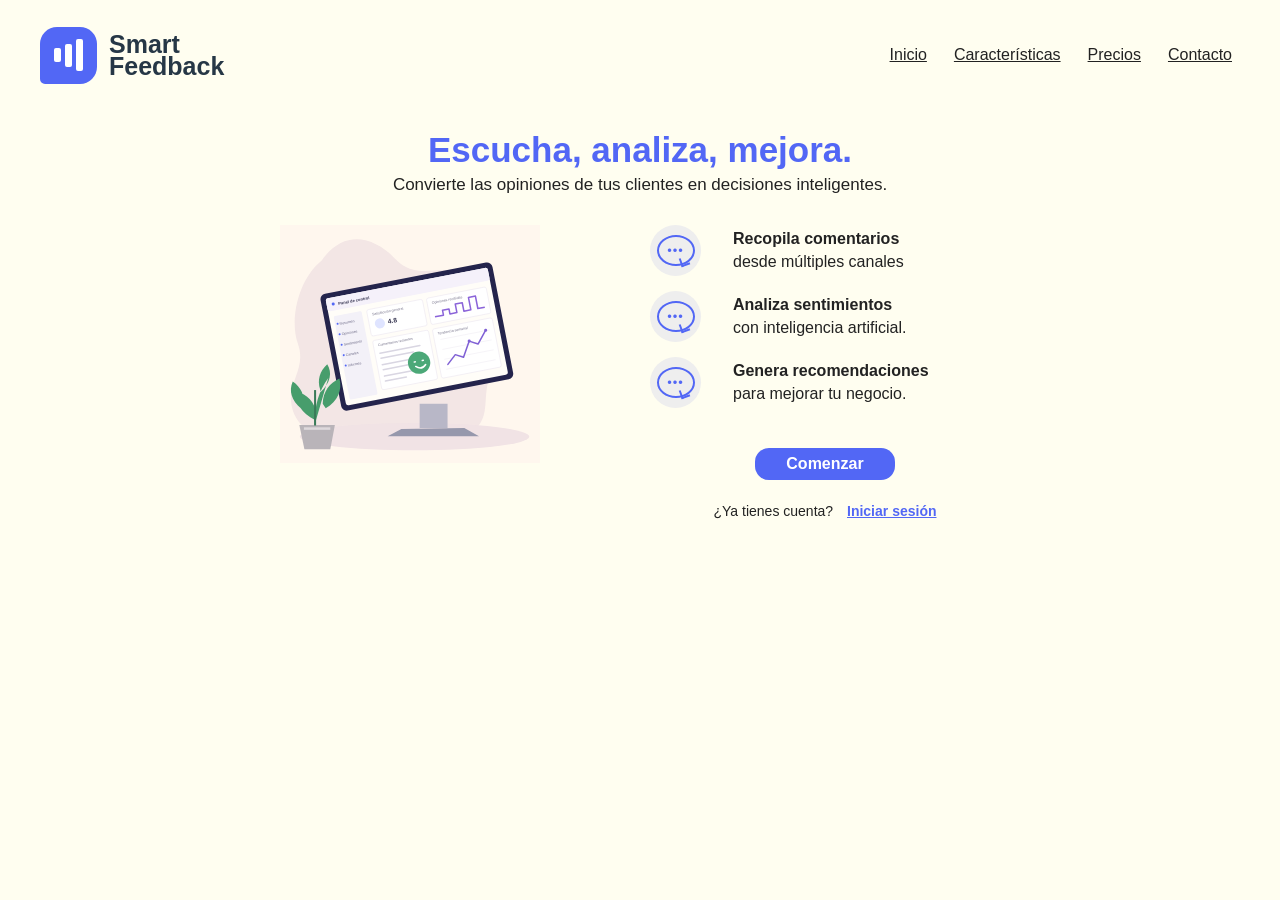
<file: index.html>
<!DOCTYPE html>
<html lang="es">

<head>

    <meta charset="UTF-8">

    <meta name="viewport" content="width=device-width, initial-scale=1.0">

    <title>SmartFeedback</title>

    <link rel="stylesheet" href="css/style.css">

</head>

<body>

    <!-- ENCABEZADO -->
    <header class="header">

        <!-- LOGO -->
        <div class="logo">

            <div class="logo-icon">
                <span></span>
                <span></span>
                <span></span>
            </div>

            <div class="logo-text">
                <strong>Smart</strong>
                <strong>Feedback</strong>
            </div>

        </div>


        <!-- MENÚ -->
        <nav class="menu">

            <a href="index.html">Inicio</a>

            <a href="caracteristicas.html">
                Características
            </a>

            <a href="precios.html">
                Precios
            </a>

            <a href="contacto.html">
                Contacto
            </a>

        </nav>

    </header>


    <!-- CONTENIDO PRINCIPAL -->
    <main>

        <!-- INICIO -->
        <section id="inicio" class="hero">

            <div class="hero-title">

                <h1>
                    Escucha, analiza, mejora.
                </h1>

                <p>
                    Convierte las opiniones de tus clientes
                    en decisiones inteligentes.
                </p>

            </div>


            <div class="hero-content">


                <!-- IMAGEN -->
                <div class="hero-image">

                    <img src="img/feedback-dashboard.svg" alt="Panel de análisis de opiniones de clientes en un monitor">

                </div>


                <!-- CARACTERÍSTICAS -->
                <div class="features">


                    <div class="feature">

                        <div class="feature-icon">
                            <span>•••</span>
                        </div>

                        <div class="feature-text">

                            <strong>
                                Recopila comentarios
                            </strong>

                            <p>
                                desde múltiples canales
                            </p>

                        </div>

                    </div>


                    <div class="feature">

                        <div class="feature-icon">
                            <span>•••</span>
                        </div>

                        <div class="feature-text">

                            <strong>
                                Analiza sentimientos
                            </strong>

                            <p>
                                con inteligencia artificial.
                            </p>

                        </div>

                    </div>


                    <div class="feature">

                        <div class="feature-icon">
                            <span>•••</span>
                        </div>

                        <div class="feature-text">

                            <strong>
                                Genera recomendaciones
                            </strong>

                            <p>
                                para mejorar tu negocio.
                            </p>

                        </div>

                    </div>


                    <!-- BOTÓN COMENZAR -->
                    <div class="button-container">

                        <a href="registro.html" class="btn-start">
                            Comenzar
                        </a>

                    </div>


                    <!-- INICIAR SESIÓN -->
                    <div class="login">

                        <span>
                            ¿Ya tienes cuenta?
                        </span>

                        <a href="login.html">
                            Iniciar sesión
                        </a>

                    </div>

                </div>

            </div>

        </section>


    </main>

</body>

</html>
</file>
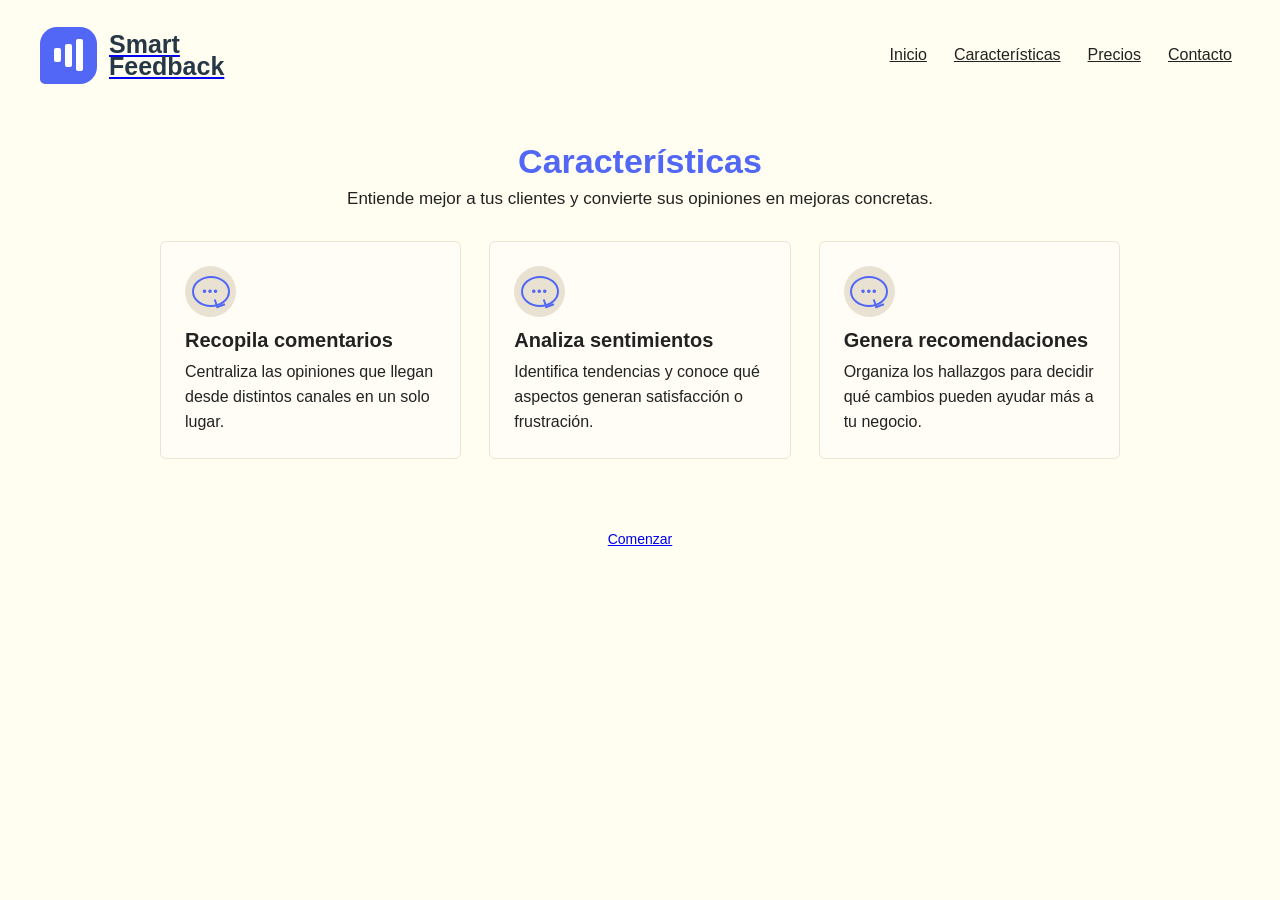
<file: caracteristicas.html>
<!DOCTYPE html>
<html lang="es">
<head>
    <meta charset="UTF-8">
    <meta name="viewport" content="width=device-width, initial-scale=1.0">
    <title>Características | SmartFeedback</title>
    <link rel="stylesheet" href="css/style.css">
</head>
<body>
    <header class="header">
        <a class="logo" href="index.html" aria-label="SmartFeedback, inicio">
            <div class="logo-icon"><span></span><span></span><span></span></div>
            <div class="logo-text"><strong>Smart</strong><strong>Feedback</strong></div>
        </a>
        <nav class="menu" aria-label="Navegación principal">
            <a href="index.html">Inicio</a><a href="caracteristicas.html" aria-current="page">Características</a><a href="precios.html">Precios</a><a href="contacto.html">Contacto</a>
        </nav>
    </header>
    <main class="page-main">
        <div class="page-heading">
            <h1>Características</h1>
            <p>Entiende mejor a tus clientes y convierte sus opiniones en mejoras concretas.</p>
        </div>
        <div class="feature-list">
            <article class="feature-card">
                <div class="feature-icon"><span>•••</span></div>
                <h2>Recopila comentarios</h2>
                <p>Centraliza las opiniones que llegan desde distintos canales en un solo lugar.</p>
            </article>
            <article class="feature-card">
                <div class="feature-icon"><span>•••</span></div>
                <h2>Analiza sentimientos</h2>
                <p>Identifica tendencias y conoce qué aspectos generan satisfacción o frustración.</p>
            </article>
            <article class="feature-card">
                <div class="feature-icon"><span>•••</span></div>
                <h2>Genera recomendaciones</h2>
                <p>Organiza los hallazgos para decidir qué cambios pueden ayudar más a tu negocio.</p>
            </article>
        </div>
    </main>
    <footer class="page-footer"><a href="registro.html">Comenzar</a></footer>
</body>
</html>
</file>
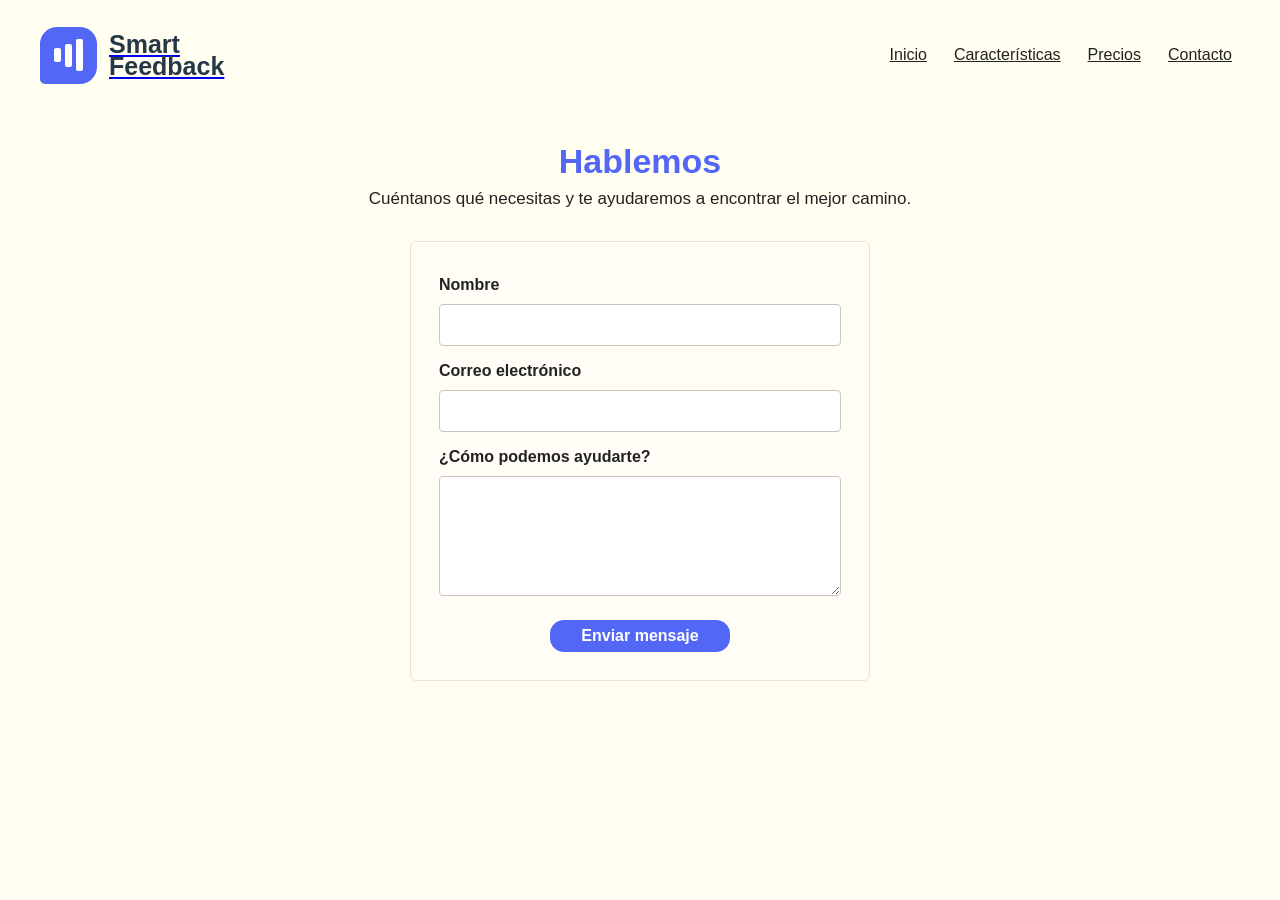
<file: contacto.html>
<!DOCTYPE html>
<html lang="es">
<head>
    <meta charset="UTF-8">
    <meta name="viewport" content="width=device-width, initial-scale=1.0">
    <title>Contacto | SmartFeedback</title>
    <link rel="stylesheet" href="css/style.css">
</head>
<body>
    <header class="header">
        <a class="logo" href="index.html" aria-label="SmartFeedback, inicio">
            <div class="logo-icon"><span></span><span></span><span></span></div>
            <div class="logo-text"><strong>Smart</strong><strong>Feedback</strong></div>
        </a>
        <nav class="menu" aria-label="Navegación principal">
            <a href="index.html">Inicio</a><a href="caracteristicas.html">Características</a><a href="precios.html">Precios</a><a href="contacto.html" aria-current="page">Contacto</a>
        </nav>
    </header>
    <main class="page-main">
        <div class="page-heading">
            <h1>Hablemos</h1>
            <p>Cuéntanos qué necesitas y te ayudaremos a encontrar el mejor camino.</p>
        </div>
        <section class="form-panel">
            <form action="#" method="post">
                <label for="nombre">Nombre</label>
                <input type="text" id="nombre" name="nombre" autocomplete="name" required>
                <label for="correo">Correo electrónico</label>
                <input type="email" id="correo" name="correo" autocomplete="email" required>
                <label for="mensaje">¿Cómo podemos ayudarte?</label>
                <textarea id="mensaje" name="mensaje" required></textarea>
                <button type="submit" class="btn-start">Enviar mensaje</button>
            </form>
        </section>
    </main>
</body>
</html>
</file>
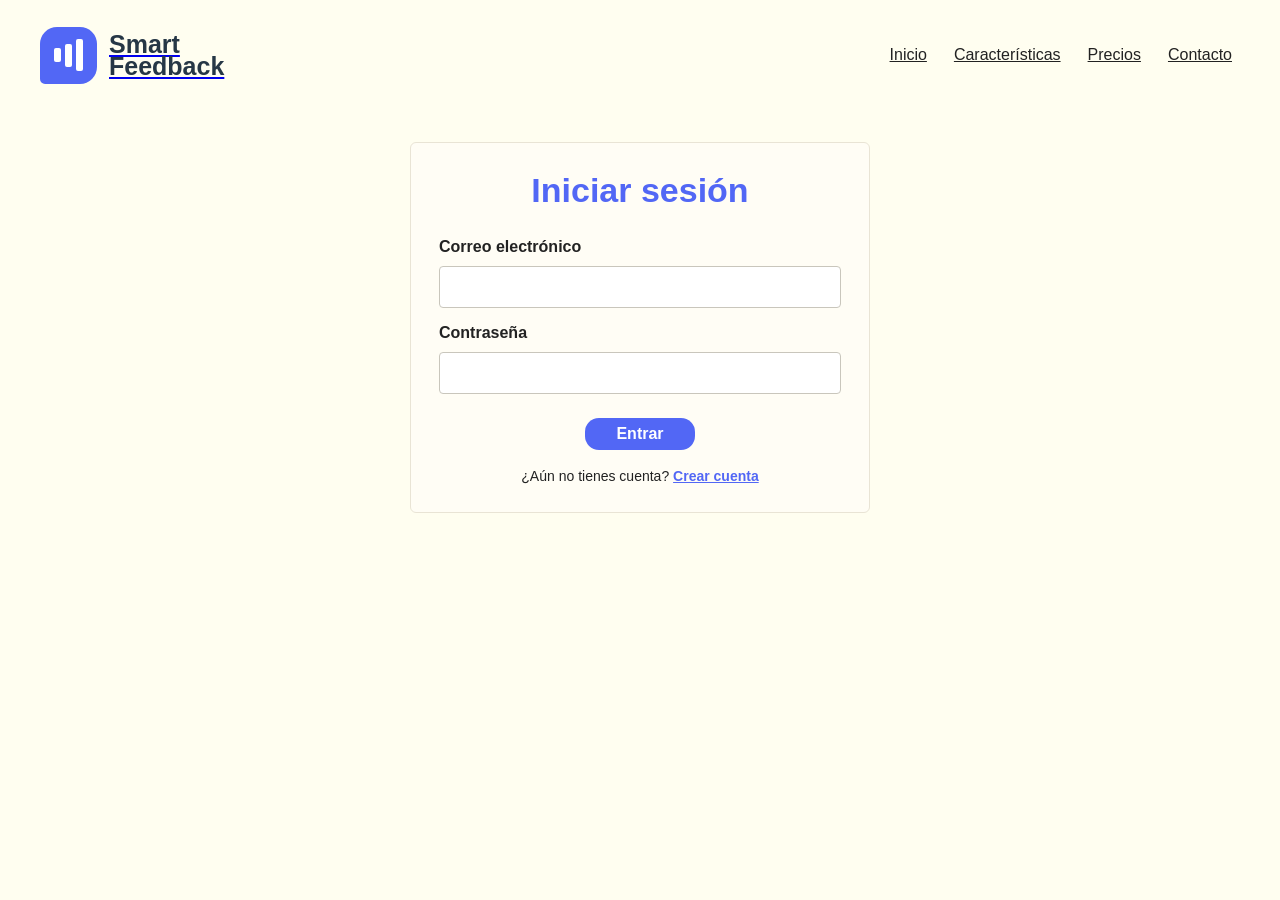
<file: login.html>
<!DOCTYPE html>
<html lang="es">
<head>
    <meta charset="UTF-8">
    <meta name="viewport" content="width=device-width, initial-scale=1.0">
    <title>Iniciar sesión | SmartFeedback</title>
    <link rel="stylesheet" href="css/style.css">
</head>
<body>
    <header class="header">
        <a class="logo" href="index.html" aria-label="SmartFeedback, inicio">
            <div class="logo-icon"><span></span><span></span><span></span></div>
            <div class="logo-text"><strong>Smart</strong><strong>Feedback</strong></div>
        </a>
        <nav class="menu" aria-label="Navegación principal">
            <a href="index.html">Inicio</a><a href="caracteristicas.html">Características</a><a href="precios.html">Precios</a><a href="contacto.html">Contacto</a>
        </nav>
    </header>
    <main class="page-main">
        <section class="form-panel">
            <h1>Iniciar sesión</h1>
            <form action="#" method="post">
                <label for="correo">Correo electrónico</label>
                <input type="email" id="correo" name="correo" autocomplete="email" required>
                <label for="password">Contraseña</label>
                <input type="password" id="password" name="password" autocomplete="current-password" required>
                <button type="submit" class="btn-start">Entrar</button>
            </form>
            <p class="form-note">¿Aún no tienes cuenta? <a href="registro.html">Crear cuenta</a></p>
        </section>
    </main>
</body>
</html>
</file>
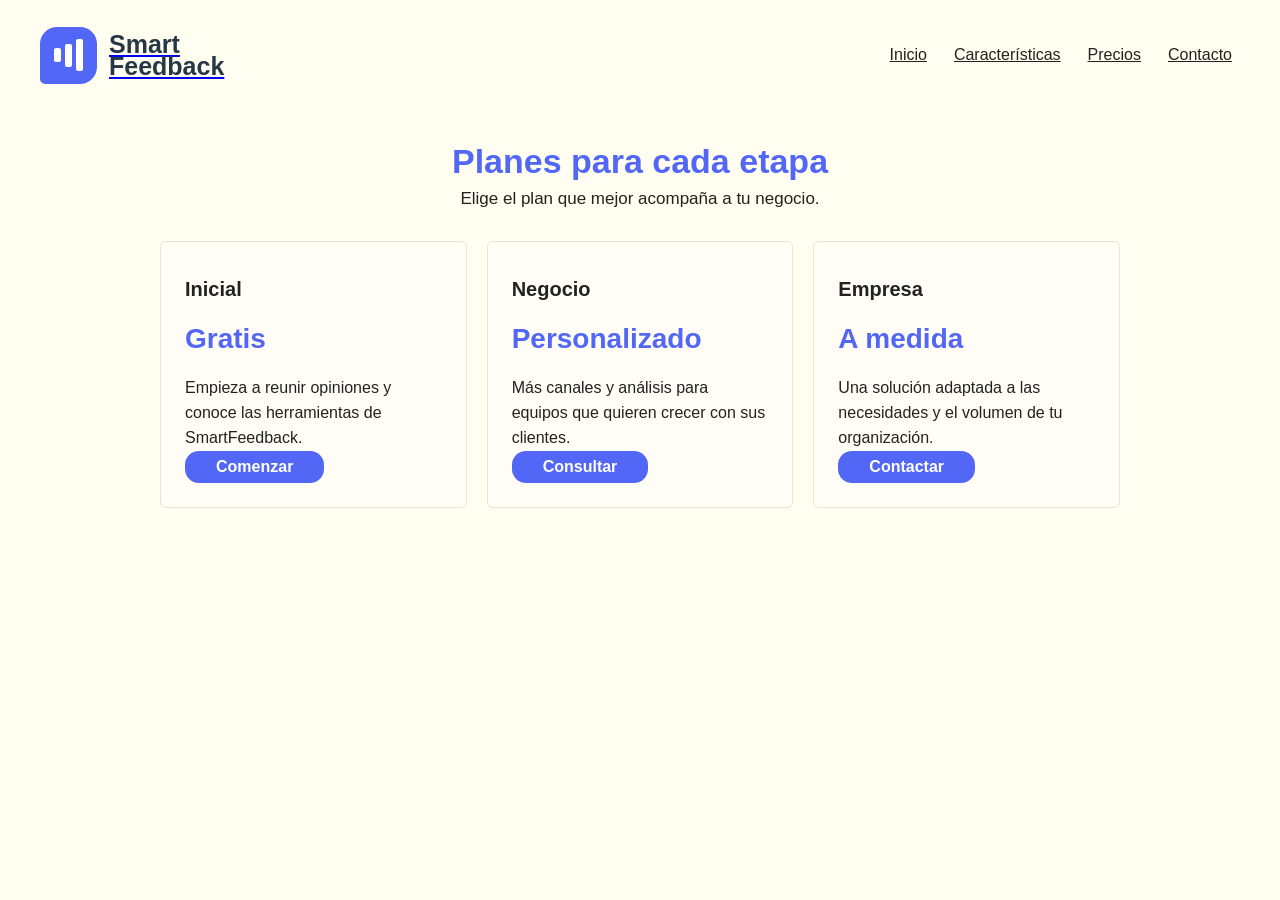
<file: precios.html>
<!DOCTYPE html>
<html lang="es">
<head>
    <meta charset="UTF-8">
    <meta name="viewport" content="width=device-width, initial-scale=1.0">
    <title>Precios | SmartFeedback</title>
    <link rel="stylesheet" href="css/style.css">
</head>
<body>
    <header class="header">
        <a class="logo" href="index.html" aria-label="SmartFeedback, inicio">
            <div class="logo-icon"><span></span><span></span><span></span></div>
            <div class="logo-text"><strong>Smart</strong><strong>Feedback</strong></div>
        </a>
        <nav class="menu" aria-label="Navegación principal">
            <a href="index.html">Inicio</a><a href="caracteristicas.html">Características</a><a href="precios.html" aria-current="page">Precios</a><a href="contacto.html">Contacto</a>
        </nav>
    </header>
    <main class="page-main">
        <div class="page-heading">
            <h1>Planes para cada etapa</h1>
            <p>Elige el plan que mejor acompaña a tu negocio.</p>
        </div>
        <div class="price-list">
            <article class="price-card">
                <h2>Inicial</h2>
                <p class="price">Gratis</p>
                <p>Empieza a reunir opiniones y conoce las herramientas de SmartFeedback.</p>
                <a href="registro.html" class="btn-start">Comenzar</a>
            </article>
            <article class="price-card">
                <h2>Negocio</h2>
                <p class="price">Personalizado</p>
                <p>Más canales y análisis para equipos que quieren crecer con sus clientes.</p>
                <a href="contacto.html" class="btn-start">Consultar</a>
            </article>
            <article class="price-card">
                <h2>Empresa</h2>
                <p class="price">A medida</p>
                <p>Una solución adaptada a las necesidades y el volumen de tu organización.</p>
                <a href="contacto.html" class="btn-start">Contactar</a>
            </article>
        </div>
    </main>
</body>
</html>
</file>
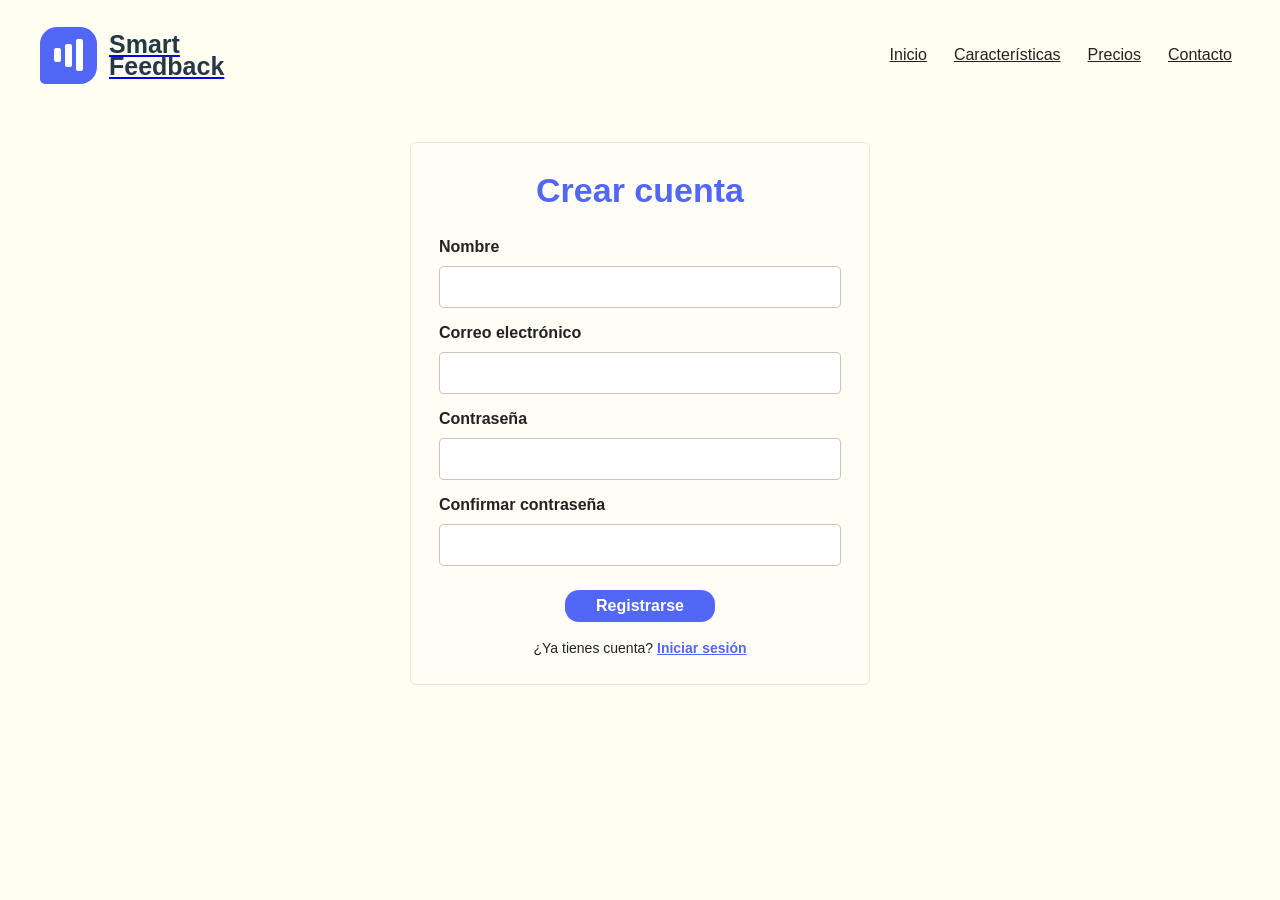
<file: registro.html>
<!DOCTYPE html>
<html lang="es">
<head>
    <meta charset="UTF-8">
    <meta name="viewport" content="width=device-width, initial-scale=1.0">
    <title>Crear cuenta | SmartFeedback</title>
    <link rel="stylesheet" href="css/style.css">
</head>
<body>
    <header class="header">
        <a class="logo" href="index.html" aria-label="SmartFeedback, inicio">
            <div class="logo-icon"><span></span><span></span><span></span></div>
            <div class="logo-text"><strong>Smart</strong><strong>Feedback</strong></div>
        </a>
        <nav class="menu" aria-label="Navegación principal">
            <a href="index.html">Inicio</a><a href="caracteristicas.html">Características</a><a href="precios.html">Precios</a><a href="contacto.html">Contacto</a>
        </nav>
    </header>
    <main class="page-main">
        <section class="form-panel">
            <h1>Crear cuenta</h1>
            <form id="formRegistro" action="#" method="post" novalidate>
                <label for="nombre">Nombre</label>
                <input type="text" id="nombre" name="nombre" autocomplete="name" required aria-describedby="errorNombre">
                <small class="form-error" id="errorNombre" aria-live="polite"></small>
                <label for="correo">Correo electrónico</label>
                <input type="email" id="correo" name="correo" autocomplete="email" required aria-describedby="errorCorreo">
                <small class="form-error" id="errorCorreo" aria-live="polite"></small>
                <label for="password">Contraseña</label>
                <input type="password" id="password" name="password" autocomplete="new-password" minlength="12" required aria-describedby="errorPassword">
                <small class="form-error" id="errorPassword" aria-live="polite"></small>
                <label for="confirmarPassword">Confirmar contraseña</label>
                <input type="password" id="confirmarPassword" name="confirmarPassword" autocomplete="new-password" required aria-describedby="errorConfirmarPassword">
                <small class="form-error" id="errorConfirmarPassword" aria-live="polite"></small>
                <button type="submit" class="btn-start">Registrarse</button>
            </form>
            <p class="form-note">¿Ya tienes cuenta? <a href="login.html">Iniciar sesión</a></p>
        </section>
    </main>
    <script>
        const formRegistro = document.getElementById('formRegistro');
        const nombre = document.getElementById('nombre');
        const correo = document.getElementById('correo');
        const password = document.getElementById('password');
        const confirmarPassword = document.getElementById('confirmarPassword');

        function mostrarError(campo, mensaje) {
            const error = document.getElementById(`error${campo.id.charAt(0).toUpperCase()}${campo.id.slice(1)}`);
            error.textContent = mensaje;
            campo.setAttribute('aria-invalid', mensaje ? 'true' : 'false');
            return mensaje === '';
        }

        function validarFormulario() {
            const validaciones = [
                mostrarError(nombre, !nombre.value.trim()
                    ? 'El nombre es obligatorio.'
                    : /^[A-Za-zÀ-ÿ\s]+$/.test(nombre.value.trim())
                        ? ''
                        : 'El nombre solo puede contener letras y espacios.'),
                mostrarError(correo, !correo.value.trim()
                    ? 'El correo electrónico es obligatorio.'
                    : correo.validity.typeMismatch
                        ? 'Introduce un correo electrónico válido con @.'
                        : ''),
                mostrarError(password, !password.value
                    ? 'La contraseña es obligatoria.'
                    : password.value.length < 12
                        ? 'La contraseña debe tener al menos 12 caracteres.'
                        : ''),
                mostrarError(confirmarPassword, !confirmarPassword.value
                    ? 'Confirma tu contraseña.'
                    : confirmarPassword.value !== password.value
                        ? 'Las contraseñas no coinciden.'
                        : '')
            ];

            return validaciones.every(Boolean);
        }

        formRegistro.addEventListener('input', validarFormulario);
        formRegistro.addEventListener('submit', (evento) => {
            if (!validarFormulario()) {
                evento.preventDefault();
                formRegistro.querySelector('[aria-invalid="true"]').focus();
            }
        });
    </script>
</body>
</html>
</file>
<file: css/style.css>
/* =========================
   CONFIGURACIÓN GENERAL
========================= */

* {
    margin: 0;
    padding: 0;
    box-sizing: border-box;
}

html {
    scroll-behavior: smooth;
}

body {
    font-family: Arial, Helvetica, sans-serif;
    background-color: #fffef0;
    color: #222;
}


/* =========================
   ENCABEZADO
========================= */

.header {
    width: 100%;
    height: 110px;

    display: flex;
    align-items: center;
    justify-content: space-between;

    padding: 20px 40px;
}


/* =========================
   LOGO
========================= */

.logo {
    display: flex;
    align-items: center;
    gap: 12px;
}

.logo-icon {
    width: 57px;
    height: 57px;

    background-color: #5267f5;

    border-radius: 17px 17px 17px 5px;

    display: flex;
    align-items: center;
    justify-content: center;

    gap: 4px;
}

.logo-icon span {
    display: block;

    width: 7px;

    background-color: white;

    border-radius: 2px;
}

.logo-icon span:nth-child(1) {
    height: 14px;
}

.logo-icon span:nth-child(2) {
    height: 23px;
}

.logo-icon span:nth-child(3) {
    height: 32px;
}

.logo-text {
    display: flex;
    flex-direction: column;

    line-height: 0.9;
}

.logo-text strong {
    font-size: 25px;
    color: #263746;
}


/* =========================
   MENÚ
========================= */

.menu {
    display: flex;

    gap: 27px;

    margin-right: 8px;
}

.menu a {
    color: #222;

    font-size: 16px;

    text-decoration: underline;

    transition: 0.2s;
}

.menu a:hover {
    color: #5267f5;
}


/* =========================
   SECCIÓN PRINCIPAL
========================= */

.hero {
    width: 100%;

    padding-top: 20px;
}

.hero-title {
    text-align: center;

    margin-bottom: 30px;
}

.hero-title h1 {
    color: #5267f5;

    font-size: 35px;

    font-weight: 700;

    margin-bottom: 5px;
}

.hero-title p {
    font-size: 17px;
}


/* =========================
   CONTENIDO PRINCIPAL
========================= */

.hero-content {

    width: 720px;

    margin: 0 auto;

    display: grid;

    grid-template-columns: 300px 1fr;

    gap: 70px;

    align-items: start;
}


/* =========================
   DASHBOARD
========================= */

.hero-image {

    width: 300px;
    height: 240px;

    background-color: transparent;

    padding: 0;

    margin-top: 0;
}

.hero-image img {
    display: block;
    width: 260px;
    height: 238px;
    object-fit: cover;
}

.dashboard {

    width: 100%;
    height: 100%;

    background-color: white;

    border: 2px solid #263746;

    border-radius: 4px;

    box-shadow: 4px 5px 0 #dfe5ef;
}

.dashboard-header {

    height: 30px;

    background-color: #5267f5;

    color: white;

    font-size: 12px;

    font-weight: bold;

    padding: 8px;
}

.dashboard-content {

    display: flex;

    height: calc(100% - 30px);
}

.dashboard-menu {

    width: 55px;

    background-color: #eef2f8;

    padding: 15px 10px;
}

.dashboard-menu span {

    display: block;

    height: 5px;

    background-color: #aeb8c8;

    margin-bottom: 10px;

    border-radius: 5px;
}

.dashboard-main {

    flex: 1;

    position: relative;

    padding: 15px;
}


/* Gráfica */

.chart {

    width: 110px;
    height: 70px;

    border-bottom: 3px solid #5267f5;
    border-left: 3px solid #5267f5;

    transform: skewY(-15deg);

    margin-top: 25px;
}


/* Carita */

.smile {

    position: absolute;

    right: 20px;
    bottom: 30px;

    font-size: 35px;
}


/* =========================
   CARACTERÍSTICAS
========================= */

.features {

    display: flex;

    flex-direction: column;

    gap: 15px;
}

.feature {

    display: flex;

    align-items: center;

    gap: 32px;
}

.feature-icon {

    width: 51px;
    height: 51px;

    min-width: 51px;

    border-radius: 50%;

    background-color: #eeeeee;

    display: flex;

    align-items: center;

    justify-content: center;

    position: relative;
}

.feature-icon::before {

    content: "";

    position: absolute;

    width: 34px;
    height: 27px;

    border: 2px solid #5267f5;

    border-radius: 50%;
}

.feature-icon::after {

    content: "";

    position: absolute;

    width: 7px;
    height: 7px;

    border-left: 2px solid #5267f5;

    border-bottom: 2px solid #5267f5;

    transform: rotate(-20deg);

    bottom: 10px;

    right: 12px;
}

.feature-icon span {

    color: #5267f5;

    font-size: 13px;

    letter-spacing: 1px;

    z-index: 2;
}

.feature-text {

    line-height: 1.4;
}

.feature-text strong {

    display: block;

    font-size: 16px;
}

.feature-text p {

    font-size: 16px;
}


/* =========================
   BOTÓN
========================= */

.button-container {

    text-align: center;

    margin-top: 25px;
}

.btn-start {

    display: inline-block;

    background-color: #5267f5;

    color: white;

    text-decoration: none;

    font-weight: bold;

    font-size: 16px;

    padding: 7px 31px;

    border-radius: 14px;

    transition: 0.2s;
}

.btn-start:hover {

    background-color: #3e51da;

    transform: translateY(-1px);
}


/* =========================
   LOGIN
========================= */

.login {

    text-align: center;

    margin-top: 8px;

    font-size: 14px;
}

.login a {

    color: #5267f5;

    font-weight: bold;

    margin-left: 10px;

    text-decoration: underline;
}


/* =========================
   SECCIONES
========================= */

.section-info {

    min-height: 400px;

    padding: 100px 20px;

    text-align: center;
}

.section-info h2 {

    color: #5267f5;

    margin-bottom: 10px;
}


/* =========================
   RESPONSIVE
========================= */

@media (max-width: 800px) {

    .header {

        height: auto;

        flex-direction: column;

        gap: 20px;

        padding: 20px;
    }

    .menu {

        gap: 15px;

        flex-wrap: wrap;

        justify-content: center;

        margin: 0;
    }

    .hero-content {

        width: 90%;

        grid-template-columns: 1fr;

        gap: 30px;
    }

    .hero-image {

        margin: 0 auto;
    }

    .features {

        max-width: 400px;

        margin: auto;
    }

    .hero-title h1 {

        font-size: 28px;
    }

}

/* =========================
   PAGINAS INTERNAS
========================= */

.page-main {
    width: min(960px, calc(100% - 40px));
    margin: 32px auto 72px;
}

.page-heading {
    margin-bottom: 32px;
    text-align: center;
}

.page-heading h1,
.page-main h1 {
    color: #5267f5;
    font-size: 34px;
    margin-bottom: 8px;
}

.page-heading p {
    font-size: 17px;
}

.feature-list {
    display: grid;
    grid-template-columns: repeat(3, minmax(0, 1fr));
    gap: 28px;
}

.feature-card,
.price-card {
    padding: 24px;
    border: 1px solid #e9e4d5;
    border-radius: 6px;
    background: #fffdf5;
}

.feature-card h2,
.price-card h2 {
    margin: 12px 0 8px;
    font-size: 20px;
}

.feature-card p,
.price-card p {
    line-height: 1.55;
}

.feature-card .feature-icon {
    background-color: #e9e2d3;
}

.price-list {
    display: grid;
    grid-template-columns: repeat(3, minmax(0, 1fr));
    gap: 20px;
}

.price-card {
    display: flex;
    flex-direction: column;
    min-height: 250px;
}

.price-card .price {
    margin: 8px 0 16px;
    color: #5267f5;
    font-size: 28px;
    font-weight: 700;
}

.price-card .btn-start {
    align-self: flex-start;
    margin-top: auto;
}

.form-panel {
    width: min(460px, 100%);
    margin: 0 auto;
    padding: 28px;
    border: 1px solid #e9e4d5;
    border-radius: 6px;
    background: #fffdf5;
}

.form-panel h1 {
    margin-bottom: 22px;
    text-align: center;
}

.form-panel form {
    display: grid;
    gap: 10px;
}

.form-panel label {
    margin-top: 6px;
    font-weight: 700;
}

.form-panel input,
.form-panel textarea {
    width: 100%;
    padding: 11px 12px;
    border: 1px solid #c9c6bc;
    border-radius: 4px;
    background: white;
    color: #222;
    font: inherit;
}

.form-panel .form-error {
    margin-top: -6px;
    color: #b42318;
    font-size: 13px;
}

.form-panel .form-error:empty {
    display: none;
}

.form-panel input[aria-invalid="true"] {
    border-color: #b42318;
}

.form-panel textarea {
    min-height: 120px;
    resize: vertical;
}

.form-panel button {
    justify-self: center;
    margin-top: 14px;
    border: 0;
    cursor: pointer;
}

.form-note {
    margin-top: 18px;
    text-align: center;
    font-size: 14px;
}

.form-note a {
    color: #5267f5;
    font-weight: 700;
}

.page-footer {
    padding: 0 20px 28px;
    text-align: center;
    font-size: 14px;
}

@media (max-width: 800px) {
    .feature-list,
    .price-list {
        grid-template-columns: 1fr;
    }

    .page-main {
        margin-top: 24px;
    }

    .page-heading h1,
    .page-main h1 {
        font-size: 28px;
    }
}
</file>
